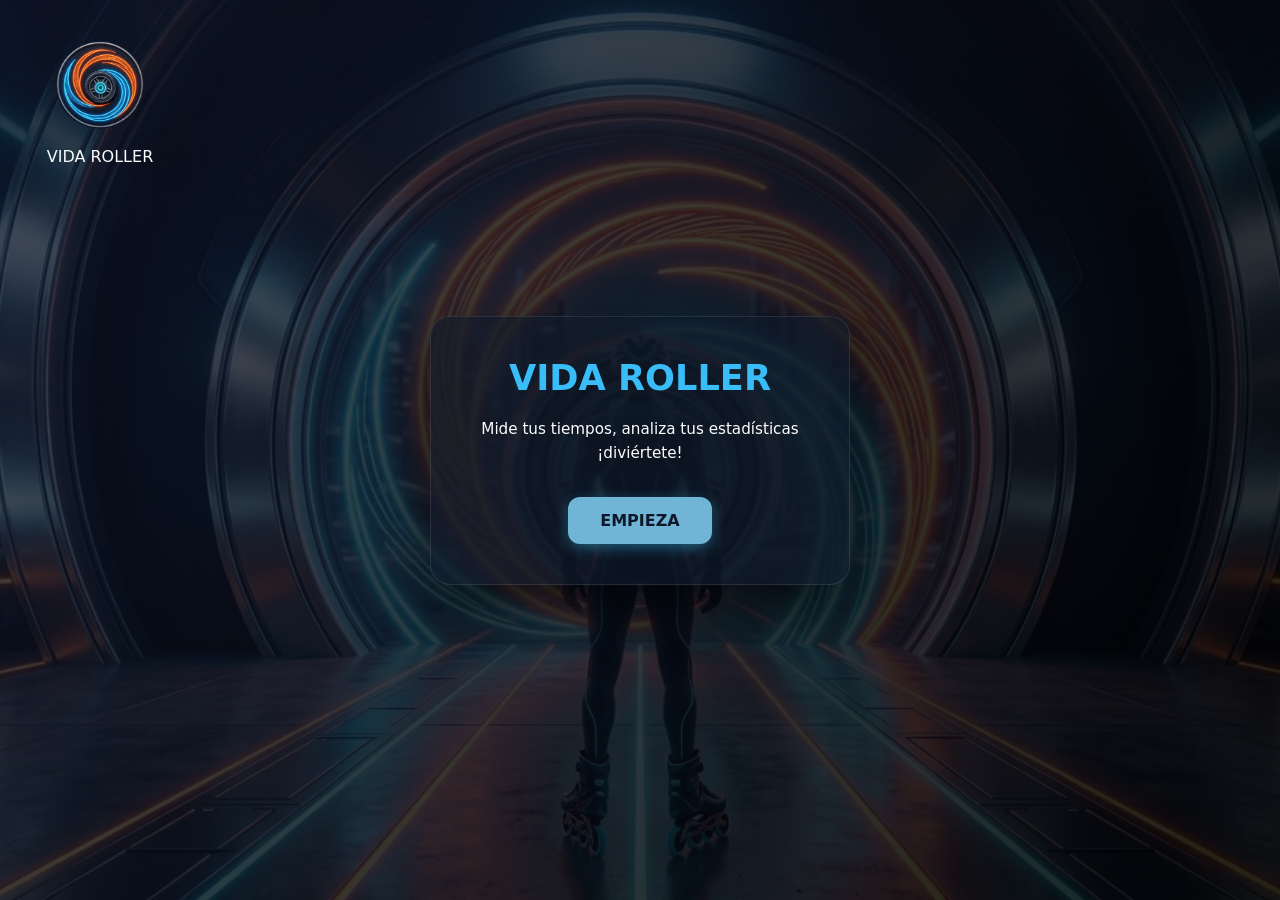
<file: index.html>
<!DOCTYPE html>
<html lang="es">
<head>
  <meta charset="UTF-8">
  <meta name="viewport" content="width=device-width, initial-scale=1.0">

  <!-- SEO: título único y descriptivo para esta página específica -->
  <title>Vida Roller | Mide tus Tiempos de Patinaje</title>

  <!-- SEO: descripción que Google muestra en los resultados de búsqueda -->
  <meta name="description" content="Vida Roller: la plataforma para medir tus tiempos de patinaje, analizar tus estadísticas. Empieza a entrenar hoy.">

  <link rel="stylesheet" href="css/styles.css">
</head>

<body class="PaginaBienvenida">

  <div class="contenedor_logo">
    <!-- SEO: alt descriptivo, no genérico -->
    <img src="assets/logotipo.png" alt="Logotipo de Vida Roller">
    <!-- SEO: ya no es <h2>, es texto de marca (evita duplicar el h1 de abajo) -->
    <span class="Nombre">VIDA ROLLER</span>
  </div>

  <main class="bienvenida">

    <header class="Encabezado">
      <!-- SEO: único <h1> de la página, y el primero en aparecer -->
      <h1 class="EncabezadoTitulo">VIDA ROLLER</h1>
    </header>

    <p class="BienvenidaDescripcion">
      Mide tus tiempos, analiza tus estadísticas <br> ¡diviértete!
    </p>

    <a href="pages/app.html" id="btnInicio" class="btnInicioEstilo">
      EMPIEZA
    </a>

  </main>

</body>
</html>
</file>
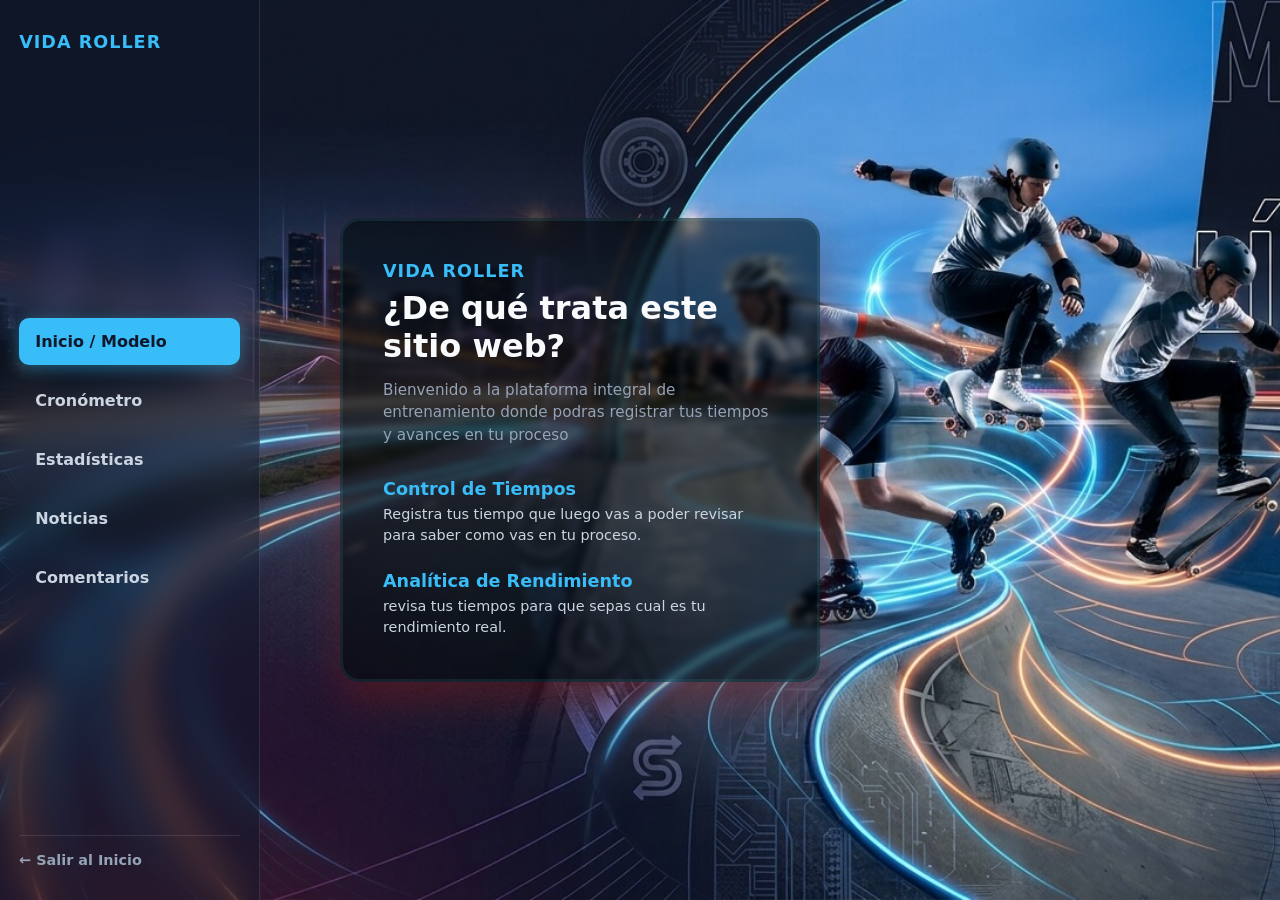
<file: pages/app.html>
<!DOCTYPE html>
<html lang="es">
<head>
  <meta charset="UTF-8">
  <meta name="viewport" content="width=device-width, initial-scale=1.0">

  <!-- SEO: título específico de esta página -->
  <title>Inicio | Vida Roller - Plataforma de Entrenamiento</title>

  <!-- SEO: descripción específica de esta página -->
  <meta name="description" content="Descubre Vida Roller: vestidor virtual 3D, control de tiempos y analítica de rendimiento para patinadores. Empieza a mejorar tu proceso hoy.">

  <link rel="stylesheet" href="../css/styles.css">
</head>
<body class="cuerpo-panel">

  <aside class="barra-lateral">
    <div class="logo-barra-lateral">
      <span>VIDA ROLLER</span>
    </div>

    <nav class="menu-lateral">
      <a href="../pages/app.html" class="enlace-menu activo"> Inicio / Modelo</a>
      <a href="../pages/cronometro.html" class="enlace-menu"> Cronómetro</a>
      <a href="../pages/estadisticas.html" class="enlace-menu">Estadísticas</a>
      <a href="../pages/noticias.html" class="enlace-menu">Noticias</a>
      <a href="../pages/comentarios.html" class="enlace-menu">Comentarios</a>
    </nav>

    <div class="pie-barra-lateral">
      <a href="../index.html" class="enlace-salir">← Salir al Inicio</a>
    </div>
  </aside>

  <main class="contenido-principal">
    <div class="seccion-informativa">
      <!-- SEO: h1 agregado, no existía ninguno en esta página -->
      <h1 class="titulo-principal">Vida Roller</h1>
      <h2>¿De qué trata este sitio web?</h2>
      <p class="subtitulo">Bienvenido a la plataforma integral de entrenamiento donde podras  registrar tus tiempos y avances en tu proceso</p>

      <div class="lista-caracteristicas">
        
        <div class="elemento-caracteristica">
          <h3>Control de Tiempos</h3>
          <p>Registra tus tiempo que luego vas a poder revisar para saber como vas en tu proceso.</p>
        </div>

        <div class="elemento-caracteristica">
          <h3>Analítica de Rendimiento</h3>
          <p>revisa tus tiempos para que sepas cual es tu rendimiento real.</p>
        </div>
      </div>
    </div>
  </main>

</body>
</html>
</file>
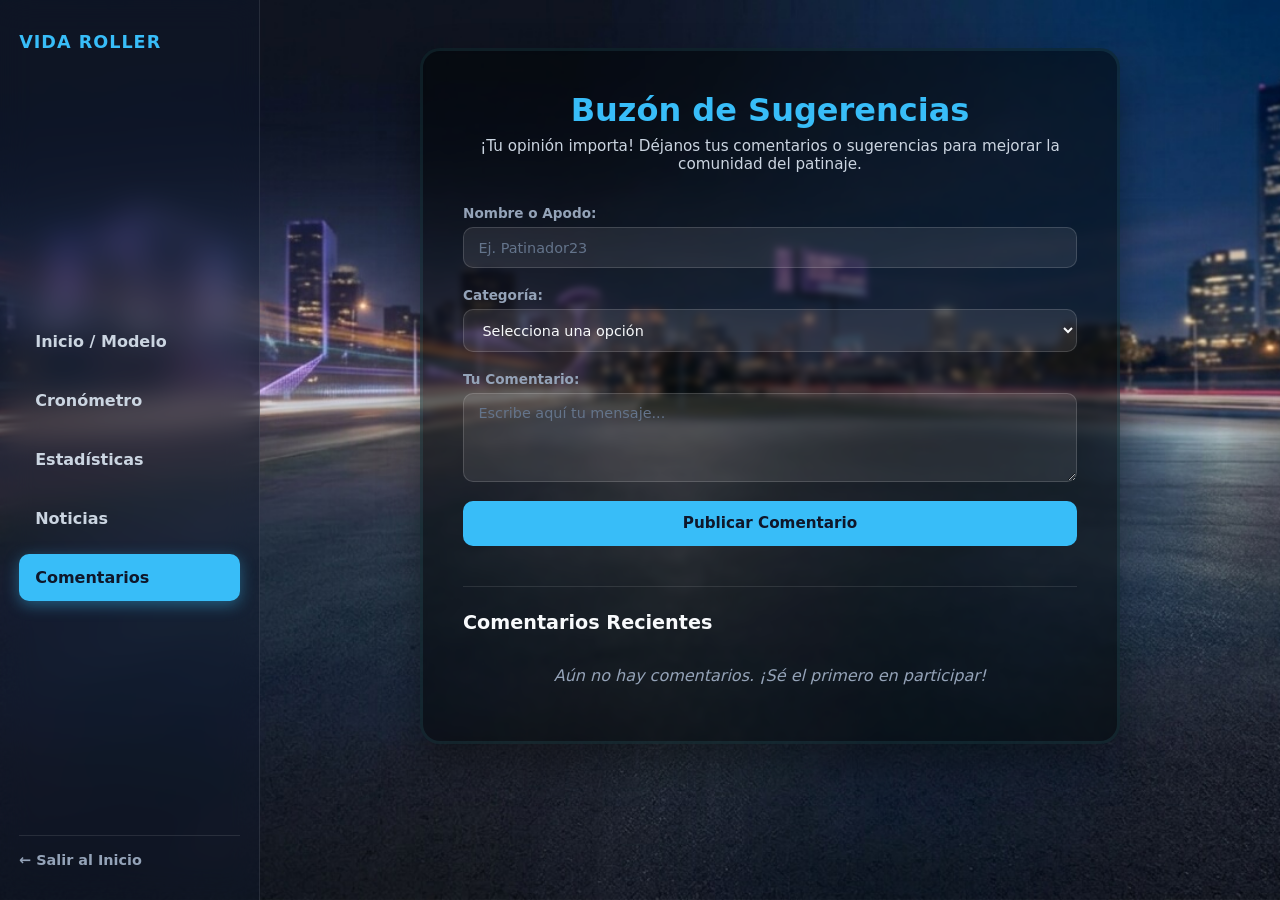
<file: pages/comentarios.html>
<!DOCTYPE html>
<html lang="es">
<head>
  <meta charset="UTF-8">
  <meta name="viewport" content="width=device-width, initial-scale=1.0">

  <!-- SEO: título y descripción específicos de esta página -->
  <title>Comentarios y Sugerencias | Vida Roller</title>
  <meta name="description" content="Comparte tus sugerencias y lee los comentarios de la comunidad de patinaje en Vida Roller.">

  <link rel="stylesheet" href="../css/styles.css">
</head>

<body class="FondoCronometro">
  <aside class="barra-lateral">
    <div class="logo-barra-lateral">
      <span>VIDA ROLLER</span>
    </div>

    <nav class="menu-lateral">
      <a href="../pages/app.html" class="enlace-menu"> Inicio / Modelo</a>
      <a href="../pages/cronometro.html" class="enlace-menu"> Cronómetro</a>
      <a href="../pages/estadisticas.html" class="enlace-menu">Estadísticas</a>
      <a href="../pages/noticias.html" class="enlace-menu">Noticias</a>
      <a href="../pages/comentarios.html" class="enlace-menu activo">Comentarios</a>
    </nav>

    <div class="pie-barra-lateral">
      <a href="../index.html" class="enlace-salir">← Salir al Inicio</a>
    </div>
  </aside>

  <main class="contenido-comentarios">
    <section class="buzon-sugerencias">

      <!-- SEO: único h1 de la página -->
      <h1>Buzón de Sugerencias</h1>
      <p class="texto-introductorio-buzon">¡Tu opinión importa! Déjanos tus comentarios o sugerencias para mejorar la comunidad del patinaje.</p>

      <form class="formulario-sugerencia" id="formSugerencia">
        <div class="campo-grupo">
          <label for="nombre">Nombre o Apodo:</label>
          <input type="text" id="nombre" name="nombre" placeholder="Ej. Patinador23" required>
        </div>

        <div class="campo-grupo">
          <label for="categoria">Categoría:</label>
          <select id="categoria" name="categoria" required>
            <option value="" disabled selected>Selecciona una opción</option>
            <option value="sugerencia">Sugerencia general</option>
            <option value="evento">Noticias / Eventos</option>
            <option value="pista">Pistas y Rutas</option>
            <option value="otro">Otro</option>
          </select>
        </div>

        <div class="campo-grupo">
          <label for="mensaje">Tu Comentario:</label>
          <textarea id="mensaje" name="mensaje" rows="4" placeholder="Escribe aquí tu mensaje..." required></textarea>
        </div>

        <button type="submit" class="btn-enviar">Publicar Comentario</button>
      </form>

      <div class="contenedor-comentarios">
        <h2>Comentarios Recientes</h2>

        <div class="lista-comentarios" id="listaComentarios">
          <!-- Los comentarios guardados se insertan aquí dinámicamente con JS -->
        </div>
      </div>

    </section>
  </main>

  <script src="../javascript/comentarios.js"></script>
</body>
</html>
</file>
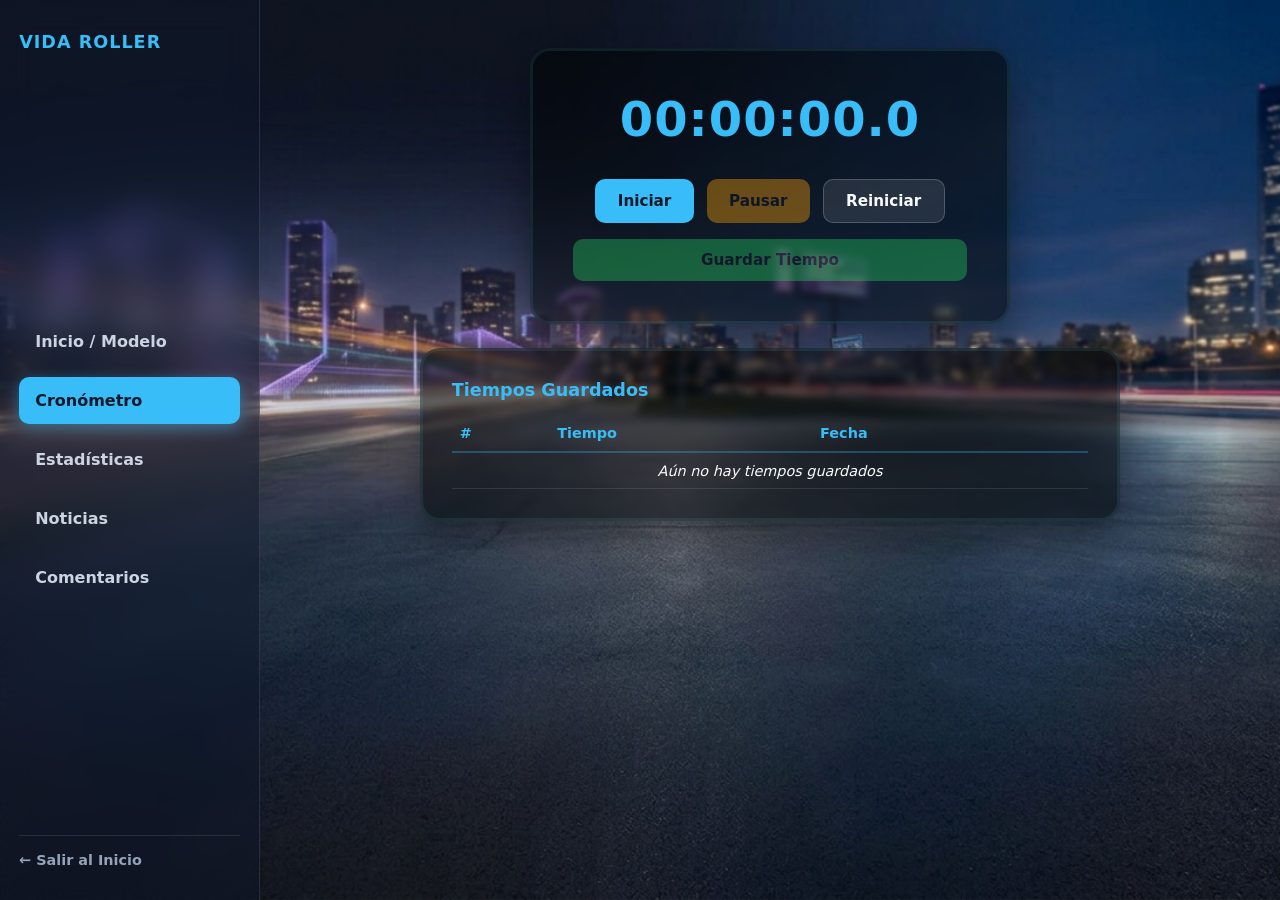
<file: pages/cronometro.html>
<!DOCTYPE html>
<html lang="es">
<head>
  <meta charset="UTF-8">
  <meta name="viewport" content="width=device-width, initial-scale=1.0">

  <!-- SEO: título específico de esta página -->
  <title>Cronómetro de Patinaje | Vida Roller</title>

  <!-- SEO: descripción específica de lo que hace esta página -->
  <meta name="description" content="Usa el cronómetro de Vida Roller para registrar tus tiempos de patinaje en tiempo real y guardar tu historial de entrenamientos.">

  <link rel="stylesheet" href="../css/styles.css">
</head>
<body class="FondoCronometro">

  <aside class="barra-lateral">
    <div class="logo-barra-lateral">
      <span>VIDA ROLLER</span>
    </div>

    <nav class="menu-lateral">
      <a href="../pages/app.html" class="enlace-menu"> Inicio / Modelo</a>
      <a href="../pages/cronometro.html" class="enlace-menu activo"> Cronómetro</a>
      <a href="../pages/estadisticas.html" class="enlace-menu">Estadísticas</a>
      <a href="../pages/noticias.html" class="enlace-menu">Noticias</a>
      <a href="../pages/comentarios.html" class="enlace-menu">Comentarios</a>
    </nav>

    <div class="pie-barra-lateral">
      <a href="../index.html" class="enlace-salir">← Salir al Inicio</a>
    </div>
  </aside>

  <main class="contenido-principal columna">

    <!-- SEO: h1 único, oculto visualmente pero visible para Google/lectores de pantalla -->
    <h1 class="titulo-oculto-seo">Cronómetro de Patinaje</h1>

    <div class="tarjeta-cronometro">
      <div class="pantalla-tiempo" id="pantallaTiempo">00:00:00.0</div>

      <div class="controles-cronometro">
        <button id="botonIniciar" class="boton-cronometro boton-iniciar">Iniciar</button>
        <button id="botonPausar" class="boton-cronometro boton-pausar" disabled>Pausar</button>
        <button id="botonReiniciar" class="boton-cronometro boton-reiniciar">Reiniciar</button>
      </div>

      <button id="botonGuardarTiempo" class="boton-cronometro boton-guardar" disabled>Guardar Tiempo</button>
    </div>

    <div class="tarjeta-tabla-tiempos">
      <!-- SEO: bajé este de h3 a h2, para que respete la jerarquía (h1 > h2 > h3) -->
      <h2 class="titulo-tabla-tiempos">Tiempos Guardados</h2>
      <table class="tabla-tiempos-guardados">
        <thead>
          <tr>
            <th>#</th>
            <th>Tiempo</th>
            <th>Fecha</th>
            <th></th>
          </tr>
        </thead>
        <tbody id="cuerpoTablaTiempos">
        </tbody>
      </table>
    </div>

  </main>

  <script src="../javascript/cronometro.js"></script>
</body>
</html>
</file>
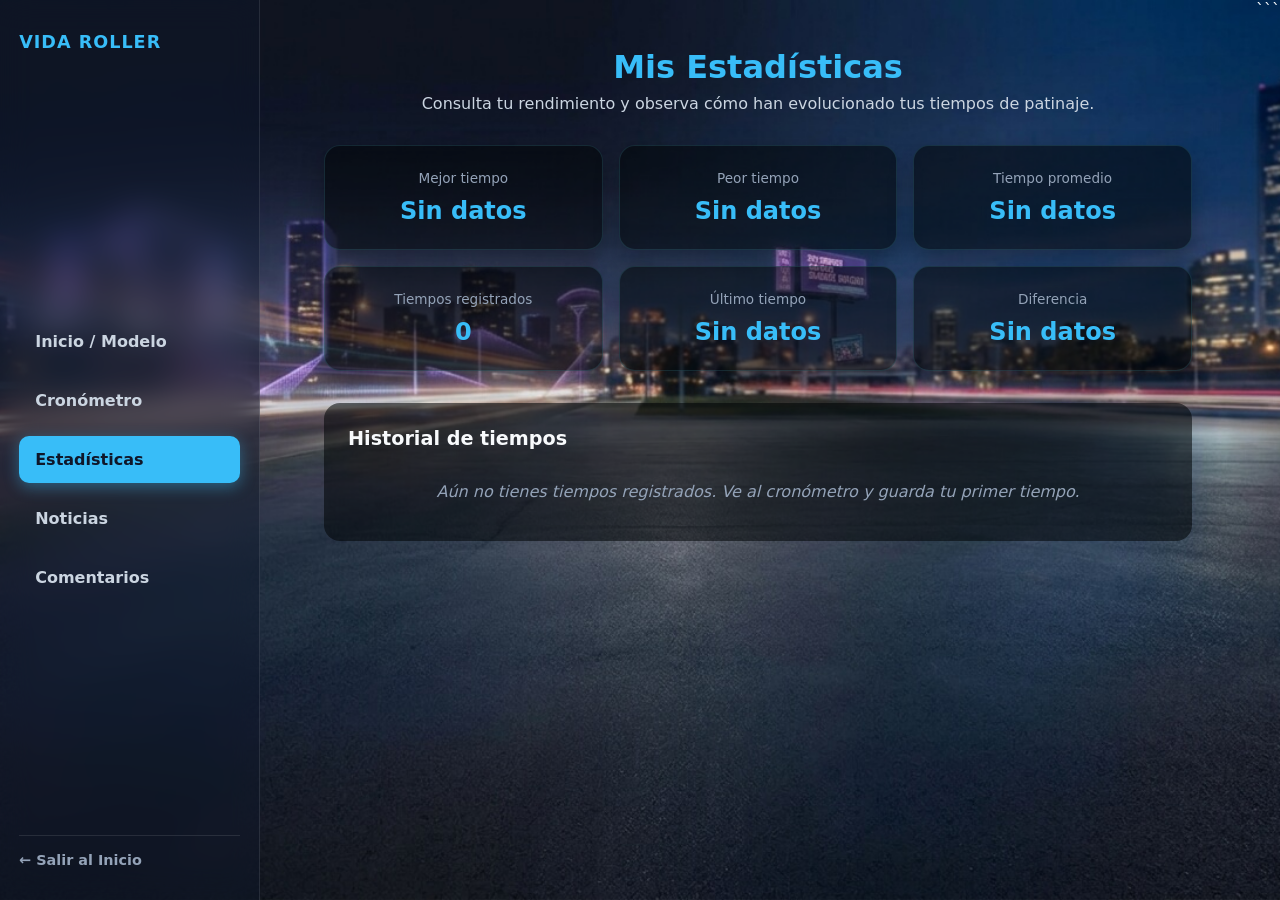
<file: pages/estadisticas.html>
<!DOCTYPE html>
<html lang="es">

<head>
  <meta charset="UTF-8">
  <meta name="viewport" content="width=device-width, initial-scale=1.0">
  <title>Estadísticas | Vida Roller</title>
  <meta
    name="description"
    content="Consulta tus estadísticas y evolución de tiempos de patinaje en Vida Roller.">

 
  <link rel="stylesheet" href="../css/styles.css">

</head>

<body class="FondoCronometro">

  <!-- Barra lateral para navegar entre las páginas -->
  <aside class="barra-lateral">

    <div class="logo-barra-lateral">
      <span>VIDA ROLLER</span>
    </div>

    <nav class="menu-lateral">

      <a href="../pages/app.html" class="enlace-menu">Inicio / Modelo</a>
      <a href="../pages/cronometro.html" class="enlace-menu">Cronómetro </a>

      <!-- "activo" indica que esta es la página actual -->
      <a href="../pages/estadisticas.html" class="enlace-menu activo">Estadísticas</a>

      <a href="../pages/noticias.html" class="enlace-menu">Noticias</a>

      <a href="../pages/comentarios.html" class="enlace-menu"> Comentarios</a>

    </nav>

    <!-- Enlace para regresar a la página de inicio -->
    <div class="pie-barra-lateral">

      <a href="../index.html" class="enlace-salir">
        ← Salir al Inicio
      </a>

    </div>

  </aside>


  <!-- Contenido principal de la página -->
  <main class="contenido-estadisticas">

    <section class="contenedor-estadisticas">

      <h1>Mis Estadísticas</h1>

      <p class="texto-introductorio-estadisticas">
        Consulta tu rendimiento y observa cómo han evolucionado
        tus tiempos de patinaje.
      </p>


      <!--
        Tarjetas con las estadísticas.
        Los valores se actualizan mediante JavaScript
        utilizando los ID de cada elemento.
      -->
      <div class="grid-estadisticas">


        <!-- Muestra el menor tiempo registrado -->
        <div class="tarjeta-estadistica">

          <span class="titulo-estadistica">
            Mejor tiempo
          </span>

          <strong id="mejorTiempo">
            Sin datos
          </strong>

        </div>


        <!-- Muestra el mayor tiempo registrado -->
        <div class="tarjeta-estadistica">

          <span class="titulo-estadistica">
            Peor tiempo
          </span>

          <strong id="peorTiempo">
            Sin datos
          </strong>

        </div>


        <!-- Muestra el promedio de los tiempos -->
        <div class="tarjeta-estadistica">

          <span class="titulo-estadistica">
            Tiempo promedio
          </span>

          <strong id="promedioTiempo">
            Sin datos
          </strong>

        </div>


        <!-- Muestra la cantidad de tiempos guardados -->
        <div class="tarjeta-estadistica">

          <span class="titulo-estadistica">
            Tiempos registrados
          </span>

          <strong id="cantidadTiempos">
            0
          </strong>

        </div>


        <!-- Muestra el último tiempo registrado -->
        <div class="tarjeta-estadistica">

          <span class="titulo-estadistica">
            Último tiempo
          </span>

          <strong id="ultimoTiempo">
            Sin datos
          </strong>

        </div>


        <!-- Muestra la diferencia entre el peor y mejor tiempo -->
        <div class="tarjeta-estadistica">

          <span class="titulo-estadistica">
            Diferencia
          </span>

          <strong id="diferenciaTiempos">
            Sin datos
          </strong>

        </div>

      </div>


      <!-- Historial de todos los tiempos registrados -->
      <div class="tarjeta-historial-estadisticas">

        <h2>Historial de tiempos</h2>

        <!--
          JavaScript agrega aquí los tiempos guardados
          en el cronómetro.
        -->
        <div
          class="lista-estadisticas"
          id="listaEstadisticas">
        </div>

      </div>

    </section>

  </main>


  <!-- Conecta la página con el archivo JavaScript de estadísticas -->
  <script src="../javascript/estadisticas.js"></script>

</body>
</html>
```
</file>
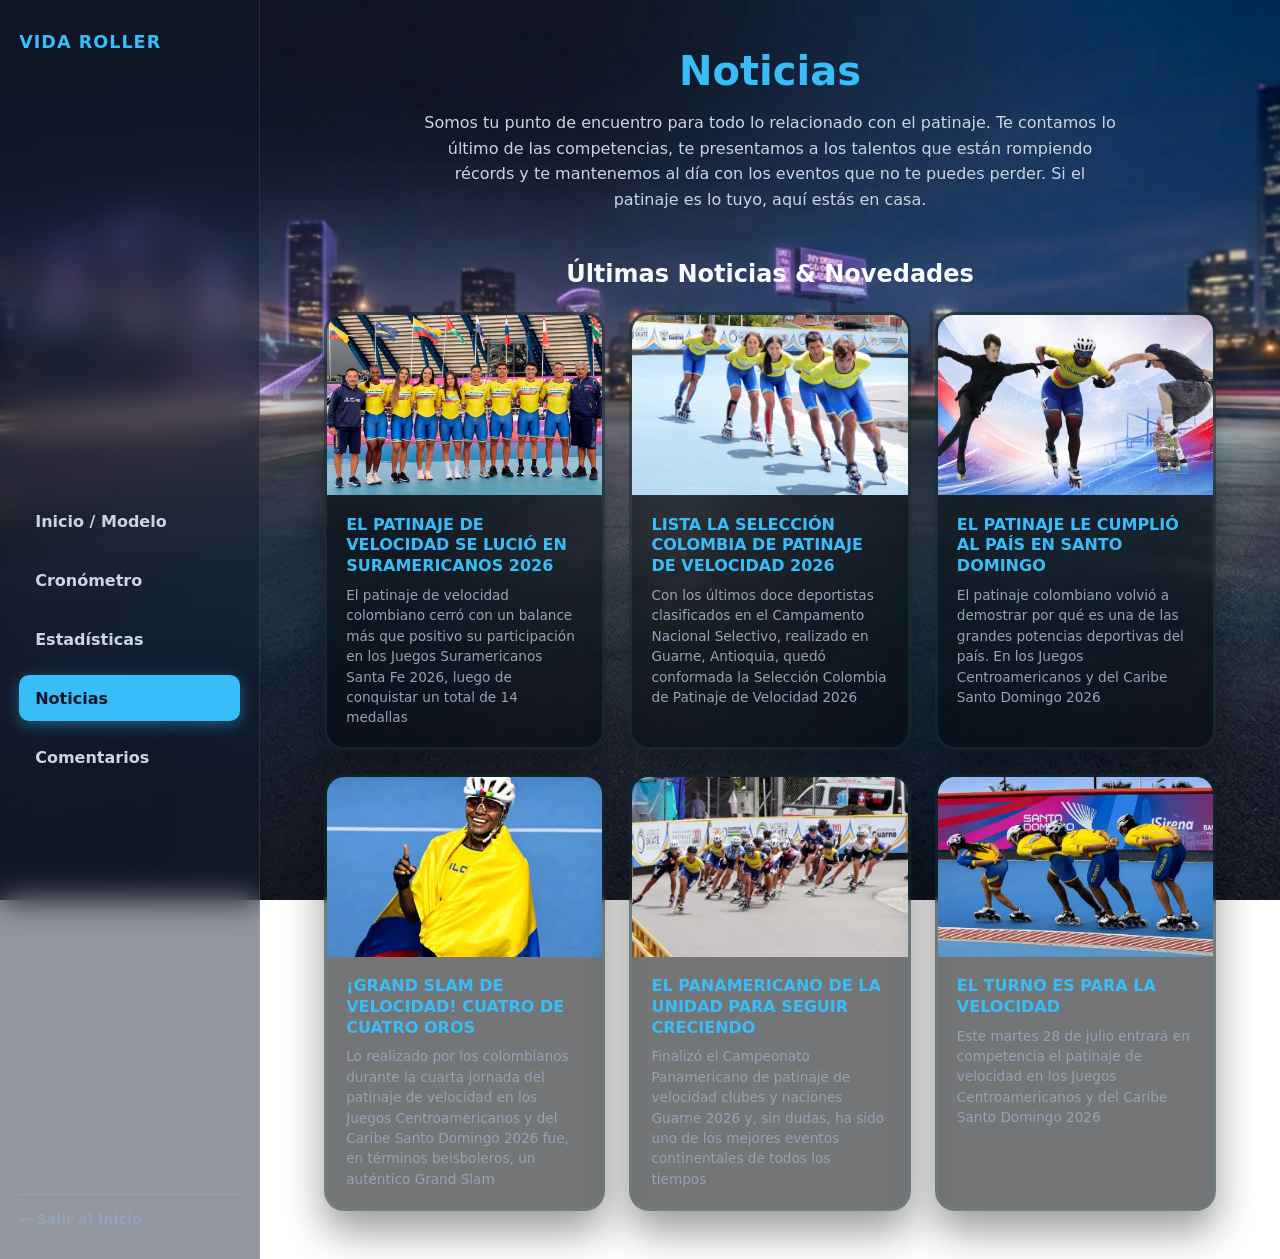
<file: pages/noticias.html>
<!DOCTYPE html>
<html lang="es">
<head>
  <meta charset="UTF-8">
  <meta name="viewport" content="width=device-width, initial-scale=1.0">
  <title>Noticias | Vida Roller</title>
  <link rel="stylesheet" href="../css/styles.css">
  <meta name="description" content="Cada caída te enseña. Cada pista te espera. Descubre las noticias, los campeones y las historias que hacen grande al patinaje.">
</head>

<body class="FondoCronometro">
  <aside class="barra-lateral">
    <div class="logo-barra-lateral">
      <span>VIDA ROLLER</span>
    </div>

    <nav class="menu-lateral">
      <a href="../pages/app.html" class="enlace-menu"> Inicio / Modelo</a>
      <a href="../pages/cronometro.html" class="enlace-menu"> Cronómetro</a>
      <a href="../pages/estadisticas.html" class="enlace-menu">Estadísticas</a>
      <a href="../pages/noticias.html" class="enlace-menu activo">Noticias</a>
      <a href="../pages/comentarios.html" class="enlace-menu">Comentarios</a>
    </nav>

    <div class="pie-barra-lateral">
      <a href="../index.html" class="enlace-salir">← Salir al Inicio</a>
    </div>
  </aside>

  <main class="contenido-noticias">

    <!-- ENCABEZADO CENTRADO: título + texto introductorio -->
    <div class="encabezado-noticias">
      <h1 class="TituloNoticias">Noticias</h1>
      <p class="textoIntroductorio">
        Somos tu punto de encuentro para todo lo relacionado con el patinaje.
        Te contamos lo último de las competencias, te presentamos a los talentos que están rompiendo récords
        y te mantenemos al día con los eventos que no te puedes perder. Si el patinaje es lo tuyo, aquí estás en casa.
      </p>
    </div>

    <!-- SECCIÓN DE NOTICIAS -->
    <section class="seccion-noticias">
      <h2 class="titulo-seccion">Últimas Noticias &amp; Novedades</h2>

      <!-- TARJETAS DE NOTICIAS -->
      <div class="lista-noticias">

        <a href="https://fedepatin.org.co/noticias-velocidad/el-patinaje-de-velocidad-se-lucio-en-suramericanos-2026/" class="tarjeta-noticia">

          <img src="../assets/noticia1.jpg" alt="Selección Colombia en los Juegos Suramericanos de patinaje de velocidad">
          <div class="contenido-tarjeta-noticia">
            <h3>EL PATINAJE DE VELOCIDAD SE LUCIÓ EN SURAMERICANOS 2026</h3>
            <p>El patinaje de velocidad colombiano cerró con un balance más que positivo su participación en los Juegos Suramericanos Santa Fe 2026, luego de conquistar un total de 14 medallas</p>
          </div>
        </a>

        <a href="https://fedepatin.org.co/noticias-skateboarding/skateboarding-colombiano-dorado-en-santo-domingo-2026/" class="tarjeta-noticia">
          <img src="../assets/noticia2.jpg" alt="LISTA LA SELECCIÓN COLOMBIA DE PATINAJE DE VELOCIDAD 2026">
          <div class="contenido-tarjeta-noticia">
            <h3>LISTA LA SELECCIÓN COLOMBIA DE PATINAJE DE VELOCIDAD 2026</h3>
            <p>Con los últimos doce deportistas clasificados en el Campamento Nacional Selectivo, realizado en Guarne, Antioquia, quedó conformada la Selección Colombia de Patinaje de Velocidad 2026</p>
          </div>
        </a>

        <a href="https://fedepatin.org.co/noticias-velocidad/el-patinaje-le-cumplio-al-pais-en-santo-domingo/" class="tarjeta-noticia">
          <img src="../assets/noticia3.jpg" alt="EL PATINAJE LE CUMPLIÓ AL PAÍS EN SANTO DOMINGO">
          <div class="contenido-tarjeta-noticia">
            <h3>EL PATINAJE LE CUMPLIÓ AL PAÍS EN SANTO DOMINGO</h3>
            <p>El patinaje colombiano volvió a demostrar por qué es una de las grandes potencias deportivas del país. En los Juegos Centroamericanos y del Caribe Santo Domingo 2026</p>
          </div>
        </a>

        <a href="https://fedepatin.org.co/noticias-velocidad/grand-slam-de-velocidad-cuatro-de-cuatro-oros/" class="tarjeta-noticia">
          <img src="../assets/noticia4.jpg" alt="GRAND SLAM DE VELOCIDAD! CUATRO DE CUATRO OROS">
          <div class="contenido-tarjeta-noticia">
            <h3>¡GRAND SLAM DE VELOCIDAD! CUATRO DE CUATRO OROS</h3>
            <p>Lo realizado por los colombianos durante la cuarta jornada del patinaje de velocidad en los Juegos Centroamericanos y del Caribe Santo Domingo 2026 fue, en términos beisboleros, un auténtico Grand Slam</p>
          </div>
        </a>

        <a href="https://fedepatin.org.co/noticias-velocidad/el-panamericano-de-la-unidad-para-seguir-creciendo/" class="tarjeta-noticia">
          <img src="../assets/noticia5.jpg" alt="EL PANAMERICANO DE LA UNIDAD PARA SEGUIR CRECIENDO">
          <div class="contenido-tarjeta-noticia">
            <h3>EL PANAMERICANO DE LA UNIDAD PARA SEGUIR CRECIENDO</h3>
            <p>Finalizó el Campeonato Panamericano de patinaje de velocidad clubes y naciones  Guarne 2026 y, sin dudas, ha sido uno de los mejores eventos continentales de todos los tiempos</p>
          </div>
        </a>

        <a href="https://fedepatin.org.co/noticias-velocidad/el-turno-es-para-la-velocidad/" class="tarjeta-noticia">
          <img src="../assets/noticia6.png" alt="EL TURNO ES PARA LA VELOCIDAD">
          <div class="contenido-tarjeta-noticia">
            <h3>EL TURNO ES PARA LA VELOCIDAD</h3>
            <p>Este martes 28 de julio entrará en competencia el patinaje de velocidad en los Juegos Centroamericanos y del Caribe Santo Domingo 2026</p>
          </div>
        </a>


      </div>

    </section>

  </main>

</body>
</html>
</file>
<file: css/styles.css>
/* Reset general de la página */
* {
  margin: 0;
  padding: 0;
  box-sizing: border-box;
  font-family: system-ui, -apple-system, BlinkMacSystemFont, 'Segoe UI', Roboto, sans-serif;
}

/* Contenedor principal con imagen de fondo y capa transparente superpuesta */
.PaginaBienvenida {
  min-height: 100vh;
  background: 
    linear-gradient(135deg, rgba(15, 23, 42, 0.75) 0%, rgba(0, 0, 0, 0.85) 100%),
    url('../assets/imagen_inicio.jpg') no-repeat center center / cover;
  background-attachment: fixed;
  display: flex;
  justify-content: center;
  align-items: center;
  padding: 20px;
  color: #f8fafc;
}
.contenedor_logo{
  position: absolute;
  top: 30px;
  left: 0px;
  display: flex;
  flex-direction: column;
  align-items: center;
  width: 200px; 
}

.contenedor_logo img {
  width: 200px;
  height: auto;
}

.Nombre {
  margin: 8px 0 0 0;
  font-size: 1rem;
  text-align: center;
  width: 100%;
}

/* Tarjeta central flotante */
.bienvenida {
  background: rgba(16, 25, 40, 0.65);
  backdrop-filter: blur(1px); /* Desenfoque detrás de la tarjeta */
  -webkit-backdrop-filter: blur(1px);
  border: 1px solid rgba(255, 255, 255, 0.1);
  padding: 2.5rem 2rem;
  border-radius: 20px;
  max-width: 420px;
  width: 100%;
  text-align: center;
  box-shadow: 0 20px 50px rgba(0, 0, 0, 0.5);
}

.Encabezado {
  margin-bottom: 1.2rem; 
}

/* Título */
.EncabezadoTitulo {
  font-size: 2.2rem;
  font-weight: 800;
  color: #38bdf8; /* Ajustado a cian para asegurar buen contraste */
}

/* Descripción */
.BienvenidaDescripcion {
  color: #fdfeff;
  font-size: 0.95rem;
  line-height: 1.6;
  margin-bottom: 2rem;
}

/* Contenedor del botón */
.btn {
  display: flex;
  justify-content: center;
}

/* Estilo del botón de inicio */
.btnInicioEstilo {
  display: inline-block;
  text-decoration: none;
  padding: 0.85rem 2rem;
  border-radius: 12px;
  font-weight: 600;
  font-size: 1rem;
  transition: all 0.3s ease;
  background: #70b5d5;
  color: #0f172a;
  box-shadow: 0 4px 14px rgba(56, 189, 248, 0.4);
}

/* Efecto al pasar el cursor sobre el botón */
.btnInicioEstilo:hover {
  background: #7dd3fc;
  transform: translateY(-2px);
  box-shadow: 0 6px 20px rgba(56, 189, 248, 0.6);
}
 
/* segunda pantalla */

.cuerpo-panel {
  min-height: 100vh;
  margin: 0;
  display: flex;
  color: #f8fafc;
  font-family: system-ui, -apple-system, sans-serif;

  /* 1. CAPA OSCURA + IMAGEN DE FONDO COMPLETA */
  background: 
    url('../assets/imagen_patinadora.jpg') no-repeat center center / cover;
  background-attachment: fixed;
}

/* BARRA LATERAL (Efecto Cristal que desenfoca la imagen de fondo) */
.barra-lateral {
  width: 260px;
  /* Fondo oscuro semi-transparente (45% de opacidad) */
  background: rgba(15, 23, 42, 0.45); 
  
  /* ESTAS LÍNEAS CREAN EL DIFUMINADO DE LOS COLORES DE ATRÁS */
  backdrop-filter: blur(16px);
  -webkit-backdrop-filter: blur(16px);

  border-right: 1px solid rgba(255, 255, 255, 0.1);
  display: flex;
  flex-direction: column;
  justify-content: space-between;
  padding: 2rem 1.2rem;
  box-sizing: border-box;
  flex-shrink: 0;
  z-index: 10;
}

.logo-barra-lateral span {
  font-weight: 800;
  font-size: 1.1rem;
  color: #38bdf8;
  letter-spacing: 1px;
}

.menu-lateral {
  display: flex;
  flex-direction: column;
  gap: 0.8rem;
  margin-top: 2rem;
}

.enlace-menu {
  display: block;
  padding: 0.85rem 1rem;
  color: #cbd5e1;
  text-decoration: none;
  font-weight: 600;
  border-radius: 10px;
  transition: all 0.3s ease;
}

.enlace-menu:hover {
  background: rgba(255, 255, 255, 0.1);
  color: #ffffff;
}

.enlace-menu.activo {
  background: #38bdf8;
  color: #0f172a;
  box-shadow: 0 4px 15px rgba(56, 189, 248, 0.4);
}

.pie-barra-lateral {
  border-top: 1px solid rgba(255, 255, 255, 0.1);
  padding-top: 1rem;
}

/* ÁREA PRINCIPAL DERECHA */
.contenido-principal {
  flex: 1;
  display: flex;
  align-items: center;
  justify-content: flex-start; /* Alinea el bloque de texto a la derecha */
  padding: 3rem 5rem;
}

/* CAJA DE TEXTO CON EFECTO CRISTAL ELEGANTE */
.seccion-informativa {
  max-width: 480px;
  background: rgba(1, 5, 7, 0.55);
  backdrop-filter: blur(3px);
  -webkit-backdrop-filter: blur(3px);
  padding: 2.5rem;
  border-radius: 20px;
  border: 3px solid rgba(93, 203, 218, 0.1);
  box-shadow: 0 20px 40px rgba(137, 19, 19, 0.4);
}

.seccion-informativa h2 {
  font-size: 2rem;
  font-weight: 800;
  color: #f8fafc;
  margin: 0 0 0.8rem 0;
  line-height: 1.2;
}

.seccion-informativa .subtitulo {
  color: #94a3b8;
  font-size: 0.95rem;
  line-height: 1.5;
  margin-bottom: 2rem;
}

.lista-caracteristicas {
  display: flex;
  flex-direction: column;
  gap: 1.5rem;
}

.elemento-caracteristica h3 {
  margin: 0 0 0.3rem 0;
  font-size: 1.1rem;
  color: #38bdf8;
}

.elemento-caracteristica p {
  margin: 0;
  font-size: 0.9rem;
  color: #cbd5e1;
  line-height: 1.5;
}

/* Estilo para el link "Salir al Inicio" del pie de la barra lateral */
.enlace-salir {
  display: block;
  color: #94a3b8;
  text-decoration: none;
  font-size: 0.9rem;
  font-weight: 600;
  transition: color 0.3s ease;
}

.enlace-salir:hover {
  color: #38bdf8;
}





/* TARJETA CONTENEDORA DEL CRONÓMETRO */

/* ============================================
   FONDO DE LA PÁGINA DEL CRONÓMETRO
   ============================================ */
.FondoCronometro {
  min-height: 100vh;
  margin: 0;
  display: flex;
  color: #f8fafc;
  font-family: system-ui, -apple-system, sans-serif;

  background: 
    url('../assets/fondoCronometro.jpg') no-repeat center center / cover;
  background-attachment: fixed;
}

/* ============================================
   VARIANTE DE .contenido-principal PARA APILAR EN COLUMNA
   (no toca el .contenido-principal base, así no afecta a Inicio)
   ============================================ */
.contenido-principal.columna {
  flex-direction: column;
  align-items: center;
  gap: 1.5rem;
}

/* ============================================
   TARJETA 1: EL CRONÓMETRO — ancho independiente
   ============================================ */
.tarjeta-cronometro {
  width: 100%;
  max-width: 480px;
  background: rgba(1, 5, 7, 0.55);
  backdrop-filter: blur(3px);
  -webkit-backdrop-filter: blur(3px);
  padding: 2.5rem;
  border-radius: 20px;
  border: 3px solid rgba(93, 203, 218, 0.1);
  box-shadow: 0 20px 40px rgba(0, 0, 0, 0.4);
  text-align: center;
}

.pantalla-tiempo {
  font-size: 3rem;
  font-weight: 800;
  color: #38bdf8;
  font-variant-numeric: tabular-nums;
  margin-bottom: 2rem;
  letter-spacing: 1px;
}

.controles-cronometro {
  display: flex;
  gap: 0.8rem;
  justify-content: center;
  margin-bottom: 1rem;
}

.boton-cronometro {
  padding: 0.75rem 1.4rem;
  border: none;
  border-radius: 10px;
  font-weight: 600;
  font-size: 0.95rem;
  cursor: pointer;
  transition: all 0.3s ease;
  font-family: inherit;
}

.boton-cronometro:not(:disabled):hover {
  transform: translateY(-2px);
  box-shadow: 0 6px 15px rgba(56, 189, 248, 0.3);
}

.boton-cronometro:disabled {
  opacity: 0.4;
  cursor: not-allowed;
}

.boton-iniciar {
  background: #38bdf8;
  color: #0f172a;
}

.boton-pausar {
  background: #f59e0b;
  color: #0f172a;
}

.boton-reiniciar {
  background: rgba(255, 255, 255, 0.1);
  color: #f8fafc;
  border: 1px solid rgba(255, 255, 255, 0.2);
}

.boton-guardar {
  background: #22c55e;
  color: #0f172a;
  width: 100%;
}

/* ============================================
   TARJETA 2: TABLA DE TIEMPOS — ancho independiente
   ============================================ */
.tarjeta-tabla-tiempos {
  width: 100%;
  max-width: 700px;
  background: rgba(1, 5, 7, 0.55);
  backdrop-filter: blur(3px);
  -webkit-backdrop-filter: blur(3px);
  padding: 1.8rem;
  border-radius: 20px;
  border: 3px solid rgba(93, 203, 218, 0.1);
  box-shadow: 0 20px 40px rgba(0, 0, 0, 0.4);
}

.titulo-tabla-tiempos {
  color: #38bdf8;
  font-size: 1.1rem;
  margin: 0 0 1rem 0;
  font-weight: 700;
}

.tabla-tiempos-guardados {
  width: 100%;
  border-collapse: collapse;
  text-align: left;
  font-size: 0.9rem;
}

.tabla-tiempos-guardados thead th {
  color: #38bdf8;
  font-weight: 700;
  padding: 0.6rem 0.5rem;
  border-bottom: 2px solid rgba(56, 189, 248, 0.3);
}

.tabla-tiempos-guardados tbody td {
  padding: 0.6rem 0.5rem;
  border-bottom: 1px solid rgba(255, 255, 255, 0.1);
  color: #f8fafc;
}

.fila-tiempo-guardado:hover {
  background: rgba(255, 255, 255, 0.05);
}

.numero-tiempo {
  color: #94a3b8;
  width: 30px;
}

.valor-tiempo {
  font-variant-numeric: tabular-nums;
  font-weight: 600;
}

.fecha-tiempo {
  color: #94a3b8;
  font-size: 0.85rem;
}

.boton-eliminar-tiempo {
  background: transparent;
  border: none;
  color: #f87171;
  cursor: pointer;
  font-size: 1rem;
  transition: transform 0.2s ease;
}

.boton-eliminar-tiempo:hover {
  transform: scale(1.2);
}

.mensaje-lista-vacia {
  text-align: center;
  color: #94a3b8;
  padding: 1.5rem 0;
  font-style: italic;
}



/*SEO*/

.titulo-oculto-seo {
  position: absolute;
  width: 1px;
  height: 1px;
  overflow: hidden;
  clip: rect(0, 0, 0, 0);
  white-space: nowrap;
}

.titulo-principal {
  color: #38bdf8;
  font-size: 1.1rem;
  font-weight: 700;
  letter-spacing: 1px;
  text-transform: uppercase;
  margin: 0 0 0.5rem 0;
}

/* ============================================
   CONTENEDOR PRINCIPAL DE LA PÁGINA DE NOTICIAS
   ============================================ */
.contenido-noticias {
  flex: 1;
  padding: 3rem 4rem;
  overflow-y: auto; /* por si el contenido es más alto que la pantalla */
}

/* ENCABEZADO: título + texto introductorio, ambos centrados */
.encabezado-noticias {
  text-align: center;
  max-width: 700px;
  margin: 0 auto 3rem auto;
}

.TituloNoticias {
  font-size: 2.5rem;
  font-weight: 800;
  color: #38bdf8;
  margin-bottom: 1rem;
}

.textoIntroductorio {
  color: #cbd5e1;
  font-size: 1rem;
  line-height: 1.6;
}

/* TÍTULO DE LA SECCIÓN DE NOTICIAS */
.titulo-seccion {
  color: #f8fafc;
  font-size: 1.5rem;
  font-weight: 700;
  margin-bottom: 1.5rem;
  text-align: center;
}

/* ============================================
   GRID DE TARJETAS DE NOTICIAS
   ============================================ */
.lista-noticias {
  display: grid;
  grid-template-columns: repeat(auto-fit, minmax(270px, 1fr));
  gap: 1.5rem;
}

.tarjeta-noticia {
  display: block;
  text-decoration: none;
  color: inherit;
  background: rgba(1, 5, 7, 0.55);
  backdrop-filter: blur(3px);
  -webkit-backdrop-filter: blur(3px);
  border: 3px solid rgba(93, 203, 218, 0.1);
  border-radius: 20px;
  overflow: hidden;
  box-shadow: 0 20px 40px rgba(0, 0, 0, 0.4);
  transition: all 0.3s ease;
}

.tarjeta-noticia:hover {
  transform: translateY(-4px);
  border-color: rgba(56, 189, 248, 0.4);
  box-shadow: 0 25px 45px rgba(0, 0, 0, 0.5);
}

.tarjeta-noticia img {
  width: 100%;
  height: 180px;
  object-fit: cover;
  display: block;
}

.contenido-tarjeta-noticia {
  padding: 1.2rem;
}

.contenido-tarjeta-noticia h3 {
  color: #38bdf8;
  font-size: 1rem;
  margin-bottom: 0.5rem;
  line-height: 1.3;
}

.contenido-tarjeta-noticia p {
  color: #94a3b8;
  font-size: 0.85rem;
  line-height: 1.5;
}


 
/* ============================================
   GRID DE TARJETAS DE NOTICIAS
   ============================================ */
.lista-noticias {
  display: grid;
  grid-template-columns: repeat(auto-fit, minmax(270px, 1fr));
  gap: 1.5rem;
}
 
.tarjeta-noticia {
  display: block;
  text-decoration: none;
  color: inherit;
  background: rgba(1, 5, 7, 0.55);
  backdrop-filter: blur(3px);
  -webkit-backdrop-filter: blur(3px);
  border: 3px solid rgba(93, 203, 218, 0.1);
  border-radius: 20px;
  overflow: hidden;
  box-shadow: 0 20px 40px rgba(0, 0, 0, 0.4);
  transition: all 0.3s ease;
}
 
.tarjeta-noticia:hover {
  transform: translateY(-4px);
  border-color: rgba(56, 189, 248, 0.4);
  box-shadow: 0 25px 45px rgba(0, 0, 0, 0.5);
}
 
.tarjeta-noticia img {
  width: 100%;
  height: 180px;
  object-fit: cover;
  display: block;
}
 
.contenido-tarjeta-noticia {
  padding: 1.2rem;
}
 
.contenido-tarjeta-noticia h3 {
  color: #38bdf8;
  font-size: 1rem;
  margin-bottom: 0.5rem;
  line-height: 1.3;
}
 
.contenido-tarjeta-noticia p {
  color: #94a3b8;
  font-size: 0.85rem;
  line-height: 1.5;
}
 
/* ============================================
   CONTENEDOR PRINCIPAL DE LA PÁGINA DE COMENTARIOS
   ============================================ */
.contenido-comentarios {
  flex: 1;
  padding: 3rem 4rem;
  overflow-y: auto;
}
 
/* TARJETA GENERAL QUE ENVUELVE TODO EL BUZÓN */
.buzon-sugerencias {
  max-width: 700px;
  margin: 0 auto;
  background: rgba(1, 5, 7, 0.55);
  backdrop-filter: blur(3px);
  -webkit-backdrop-filter: blur(3px);
  padding: 2.5rem;
  border-radius: 20px;
  border: 3px solid rgba(93, 203, 218, 0.1);
  box-shadow: 0 20px 40px rgba(0, 0, 0, 0.4);
}
 
.buzon-sugerencias h1 {
  color: #38bdf8;
  font-size: 2rem;
  font-weight: 800;
  margin-bottom: 0.5rem;
  text-align: center;
}
 
.texto-introductorio-buzon {
  color: #cbd5e1;
  font-size: 0.95rem;
  text-align: center;
  margin-bottom: 2rem;
}
 
/* ============================================
   FORMULARIO
   ============================================ */
.formulario-sugerencia {
  display: flex;
  flex-direction: column;
  gap: 1.2rem;
  margin-bottom: 2.5rem;
}
 
.campo-grupo {
  display: flex;
  flex-direction: column;
  gap: 0.4rem;
}
 
.campo-grupo label {
  color: #94a3b8;
  font-size: 0.85rem;
  font-weight: 600;
}
 
.campo-grupo input,
.campo-grupo select,
.campo-grupo textarea {
  background: rgba(255, 255, 255, 0.08);
  border: 1px solid rgba(255, 255, 255, 0.15);
  border-radius: 10px;
  padding: 0.7rem 0.9rem;
  color: #f8fafc;
  font-size: 0.9rem;
  font-family: inherit;
  transition: border-color 0.3s ease;
}
 
.campo-grupo input::placeholder,
.campo-grupo textarea::placeholder {
  color: #64748b;
}
 
.campo-grupo input:focus,
.campo-grupo select:focus,
.campo-grupo textarea:focus {
  outline: none;
  border-color: #38bdf8;
}
 
.campo-grupo textarea {
  resize: vertical; /* deja redimensionar solo verticalmente, no a lo ancho */
}
 
/* El select necesita un poco de ayuda para verse bien con fondo oscuro */
.campo-grupo select {
  cursor: pointer;
}
 
.campo-grupo select option {
  background: #0f172a;
  color: #f8fafc;
}
 
.btn-enviar {
  background: #38bdf8;
  color: #0f172a;
  border: none;
  padding: 0.85rem 1.5rem;
  border-radius: 10px;
  font-weight: 700;
  font-size: 0.95rem;
  cursor: pointer;
  transition: all 0.3s ease;
}
 
.btn-enviar:hover {
  background: #7dd3fc;
  transform: translateY(-2px);
  box-shadow: 0 6px 15px rgba(56, 189, 248, 0.3);
}
 
/* ============================================
   LISTA DE COMENTARIOS
   ============================================ */
.contenedor-comentarios h2 {
  color: #f8fafc;
  font-size: 1.2rem;
  font-weight: 700;
  margin-bottom: 1rem;
  border-top: 1px solid rgba(255, 255, 255, 0.1);
  padding-top: 1.5rem;
}
 
.lista-comentarios {
  display: flex;
  flex-direction: column;
  gap: 1rem;
}
 
.tarjeta-comentario {
  background: rgba(255, 255, 255, 0.05);
  border: 1px solid rgba(255, 255, 255, 0.1);
  border-radius: 14px;
  padding: 1rem 1.2rem;
}
 
.cabecera-comentario {
  display: flex;
  justify-content: space-between;
  align-items: center;
  margin-bottom: 0.5rem;
  flex-wrap: wrap;
  gap: 0.5rem;
}
 
.autor {
  color: #38bdf8;
  font-weight: 700;
  font-size: 0.9rem;
}
 
.etiqueta-categoria {
  background: rgba(56, 189, 248, 0.15);
  color: #38bdf8;
  font-size: 0.75rem;
  font-weight: 600;
  padding: 0.2rem 0.6rem;
  border-radius: 999px; /* pastilla completamente redondeada */
}
 
.texto-comentario {
  color: #cbd5e1;
  font-size: 0.9rem;
  line-height: 1.5;
}
 
.mensaje-comentarios-vacio {
  text-align: center;
  color: #94a3b8;
  font-style: italic;
  padding: 1rem 0;
}


/* ============================================
   ESTADÍSTICAS - VIDA ROLLER
   ============================================ */

/* Contenedor principal de la página */
.contenido-estadisticas {
  flex: 1;
  padding: 3rem 4rem;
  overflow-y: auto;
}

/* Contenedor general de las estadísticas */
.contenedor-estadisticas {
  max-width: 900px;
  margin: 0 auto;
}

/* Título principal */
.contenedor-estadisticas h1 {
  color: #38bdf8;
  font-size: 2rem;
  font-weight: 800;
  text-align: center;
  margin-bottom: 0.5rem;
}

/* Texto debajo del título */
.texto-introductorio-estadisticas {
  color: #cbd5e1;
  text-align: center;
  margin-bottom: 2rem;
}


/* ============================================
   TARJETAS DE ESTADÍSTICAS
   ============================================ */

/* Organiza las tarjetas en una cuadrícula */
.grid-estadisticas {
  display: grid;
  grid-template-columns: repeat(3, 1fr);
  gap: 1rem;
}

/* Diseño de cada tarjeta */
.tarjeta-estadistica {
  background: rgba(1, 5, 7, 0.55);
  border: 1px solid rgba(93, 203, 218, 0.15);
  border-radius: 16px;
  padding: 1.5rem;
  text-align: center;
  box-shadow: 0 10px 25px rgba(0, 0, 0, 0.3);
}

/* Nombre de la estadística */
.titulo-estadistica {
  display: block;
  color: #94a3b8;
  font-size: 0.85rem;
  margin-bottom: 0.7rem;
}

/* Valor de la estadística */
.tarjeta-estadistica strong {
  display: block;
  color: #38bdf8;
  font-size: 1.5rem;
}


/* ============================================
   HISTORIAL DE TIEMPOS
   ============================================ */

/* Contenedor del historial */
.tarjeta-historial-estadisticas {
  margin-top: 2rem;
  background: rgba(1, 5, 7, 0.55);
  border-radius: 16px;
  padding: 1.5rem;
}

/* Título del historial */
.tarjeta-historial-estadisticas h2 {
  color: #f8fafc;
  font-size: 1.2rem;
  margin-bottom: 1rem;
}

/* Lista donde JavaScript coloca los tiempos */
.lista-estadisticas {
  display: flex;
  flex-direction: column;
  gap: 0.7rem;
}

/* Cada registro del historial */
.elemento-historial-estadistica {
  display: grid;
  grid-template-columns: 1fr auto 1.5fr;
  align-items: center;
  gap: 1rem;
  background: rgba(255, 255, 255, 0.05);
  border: 1px solid rgba(255, 255, 255, 0.1);
  border-radius: 10px;
  padding: 0.8rem 1rem;
}

/* Número o nombre del registro */
.elemento-historial-estadistica span {
  color: #cbd5e1;
}

/* Tiempo registrado */
.elemento-historial-estadistica strong {
  color: #38bdf8;
}

/* Fecha del registro */
.elemento-historial-estadistica small {
  color: #64748b;
  text-align: right;
}

/* Mensaje cuando todavía no existen tiempos */
.mensaje-estadisticas-vacio {
  color: #94a3b8;
  text-align: center;
  font-style: italic;
  padding: 1rem;
}


/* ============================================
   ADAPTACIÓN PARA CELULARES
   ============================================ */

@media (max-width: 768px) {

  /* Reduce el espacio lateral */
  .contenido-estadisticas {
    padding: 2rem 1rem;
  }

  /* Las tarjetas pasan a una sola columna */
  .grid-estadisticas {
    grid-template-columns: 1fr;
  }

  /* El historial también se adapta a una columna */
  .elemento-historial-estadistica {
    grid-template-columns: 1fr;
    text-align: center;
  }

  /* Centra la fecha en dispositivos pequeños */
  .elemento-historial-estadistica small {
    text-align: center;
  }

}
</file>
